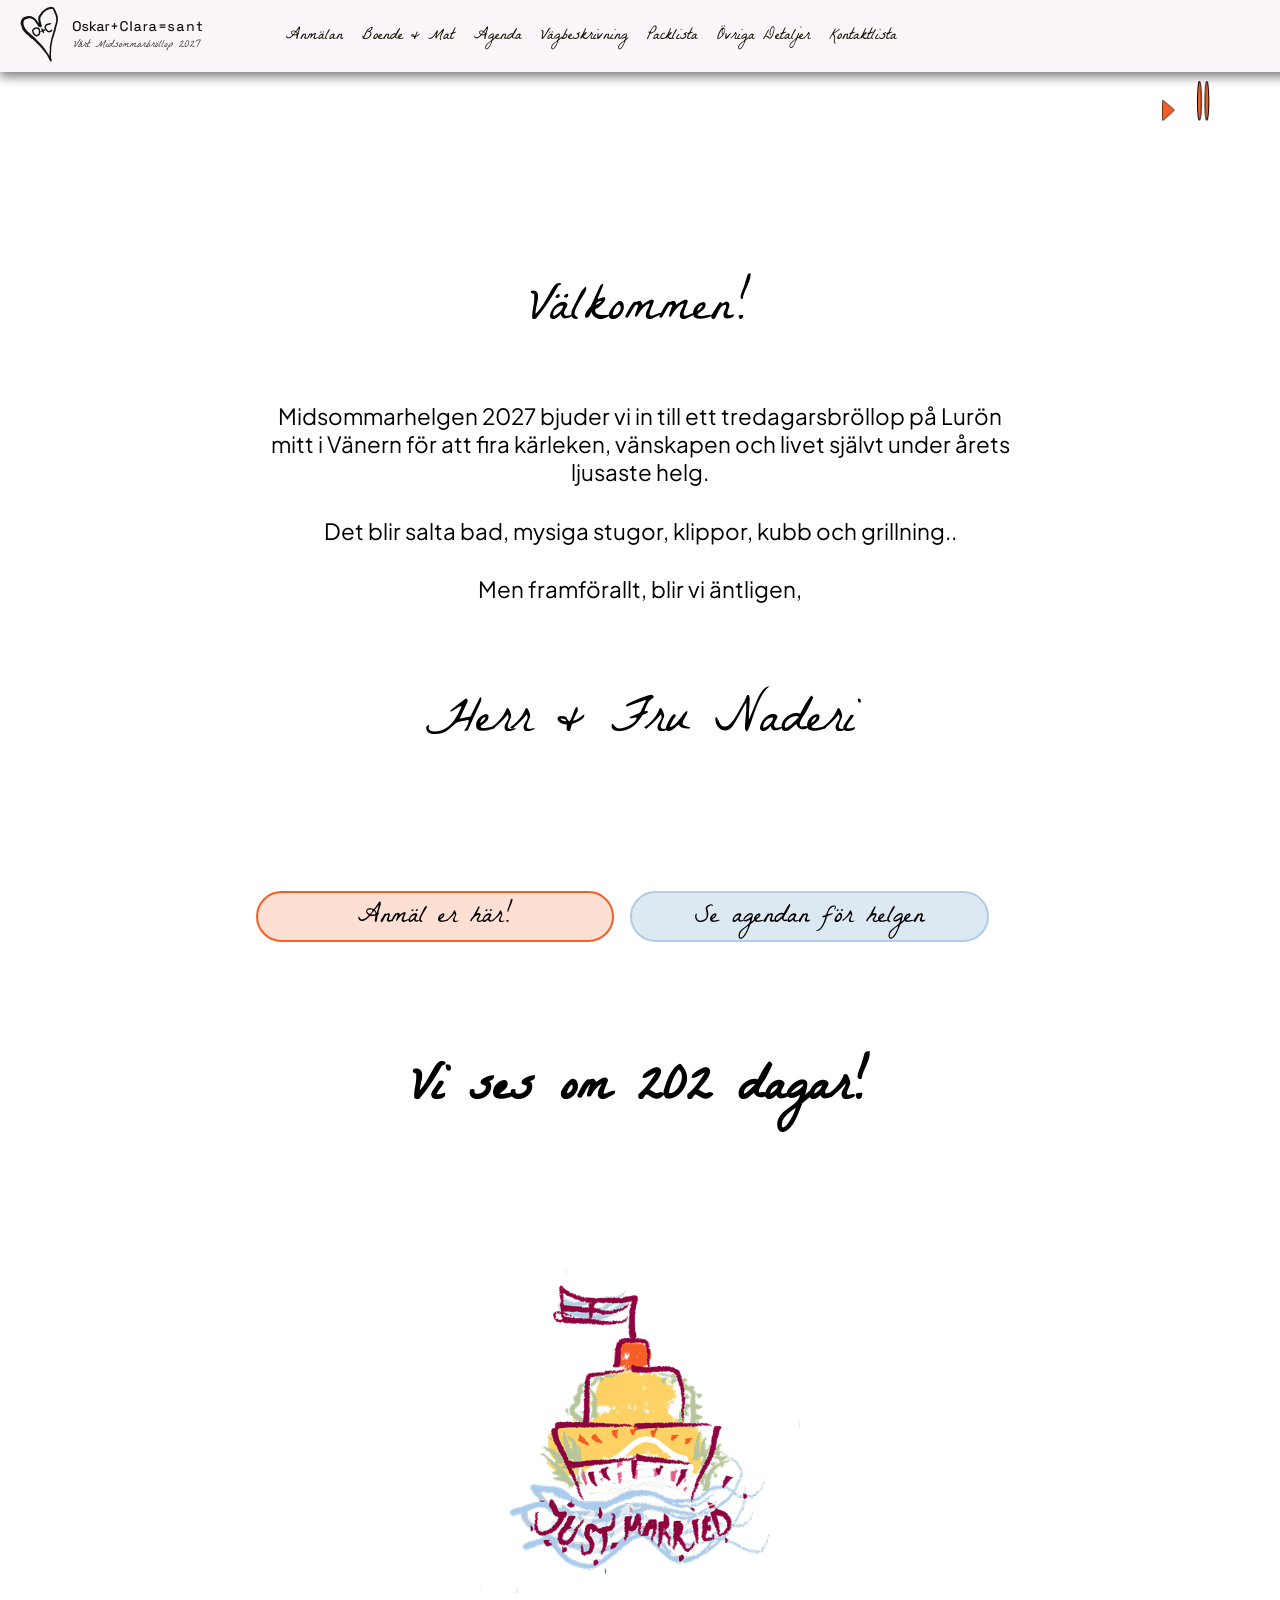
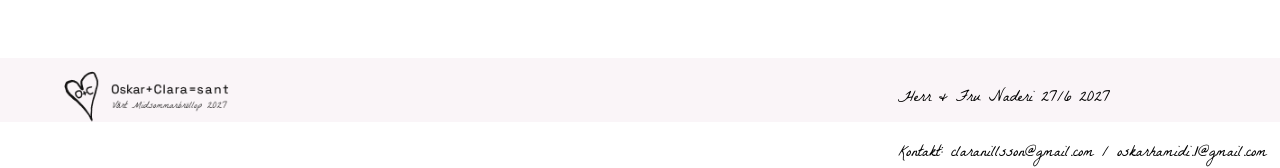
<file: index.html>
<head>
    <title>Start Page</title>

    <script>
        const deviceStyles = document.createElement("link");

        deviceStyles.rel = "stylesheet";

        if (matchMedia("(hover: none) and (pointer: coarse)").matches) {
            deviceStyles.href = "styling/phone/style.css";
        } else {
            deviceStyles.href = "styling/computer/style.css";
        }

        document.head.appendChild(deviceStyles);
    </script>
    <link rel="icon" type="image/png" href="assets/icons/tabicon.png">
    
</head>



<body>
    <header id="computer-header">
            <nav class="menu" id="computer">
                <a class="start" href="index.html"> <img src="assets/icons/footer-icon.png" id="top-icon"></a>
                <a href="register.html">Anmälan</a>
                <a href="accomondations.html">Boende & Mat</a>
                <a href="agenda.html">Agenda</a>
                <a href="directions.html">Vägbeskrivning</a>
                <a href="checklist.html">Packlista</a>
                <a href="details.html">Övriga Detaljer </a>
                <a href="contacts.html">Kontaktlista</a>
            </nav>   
    </header>
    <header id="phone-top-menu">
            <nav class="top-menu">
                <button id="button" onclick="toggleMenu()"><img src="assets/icons/hamburger.png" id="header-image"></button>
                <button id="top-button" onclick="window.location.href='index.html'"><img src="assets/icons/footer-icon.png" id="top-icon"></button>
           
            </nav>
    </header>
    <header id="phone-header">
            
            <nav class="menu collapsed" id="phone">
             
                <a href="register.html">Anmälan</a>
                <a href="accomondations.html">Boende & Mat</a>
                <a href="agenda.html">Agenda</a>
                <a href="directions.html">Vägbeskrivning</a>
                <a href="checklist.html">Packlista</a>
                <a href="details.html">Övriga Detaljer </a>
                <a href="contacts.html">Kontaktlista</a>
             
            </nav>
            
    </header>
    



        <div class="engagement">
             <video id="engagementVid" autoplay muted loop playsinline>
                 <source src="assets/OskarandClara.mp4" type="video/mp4">
                Your browser does not support HTML5 video.
            </video>
            
            <div class="video-controls">
                <button id="pauseBtn">
                    <img src="assets/play.png" alt="Play">
                </button>

                <button id="playBtn">
                    <img src="assets/pause.png" alt="Pause">
                </button>
            </div>
        </div>
        

         
        <div id="index-section-1">
            <h2>Välkommen!</h2>
        </div>
        <div id="index-section-1">
            <p2>
            Midsommarhelgen 2027 bjuder vi in till ett tredagarsbröllop på Lurön mitt i Vänern för att fira kärleken, vänskapen och livet självt under årets ljusaste helg. 
            </p2>
            <p2>   
            Det blir salta bad, mysiga stugor, klippor, kubb och grillning..
            </p2>
            <p2>    
            Men framförallt, blir vi äntligen,
            </p2>
            <h2>
                Herr & Fru Naderi
            </h2>    
           
             
        </div> 
        <div class="section" id="index-buttons">
            <button id="register-button" onclick="window.location.href='register.html'">Anmäl er här!</button>
            <button id="agenda-button" onclick="window.location.href='agenda.html'">Se agendan för helgen</button>
        </div> 
         <div class="conuntdown-div">
            <div id="countdown"></div>
        </div>  
        <div class="section" id="section-sketch1">
            <img id="sketch1" src="assets/icons/dag4.png" alt="Sketch 1">
        </div> 
        <div class="footer" id="index-footer">
            <img src="assets/icons/footer-icon.png" id="footer-icon">
            <div id="container">

                <p>Herr & Fru Naderi 27/6 2027</p>
                <p>Kontakt: claranillsson@gmail.com / oskarhamidi.1@gmail.com</p>
            </div>
    </div>
    <script src="scripts/start.js"></script>
    <script src="scripts/misc.js"></script>
      <script src="scripts/menu.js"></script>

</body>
</file>
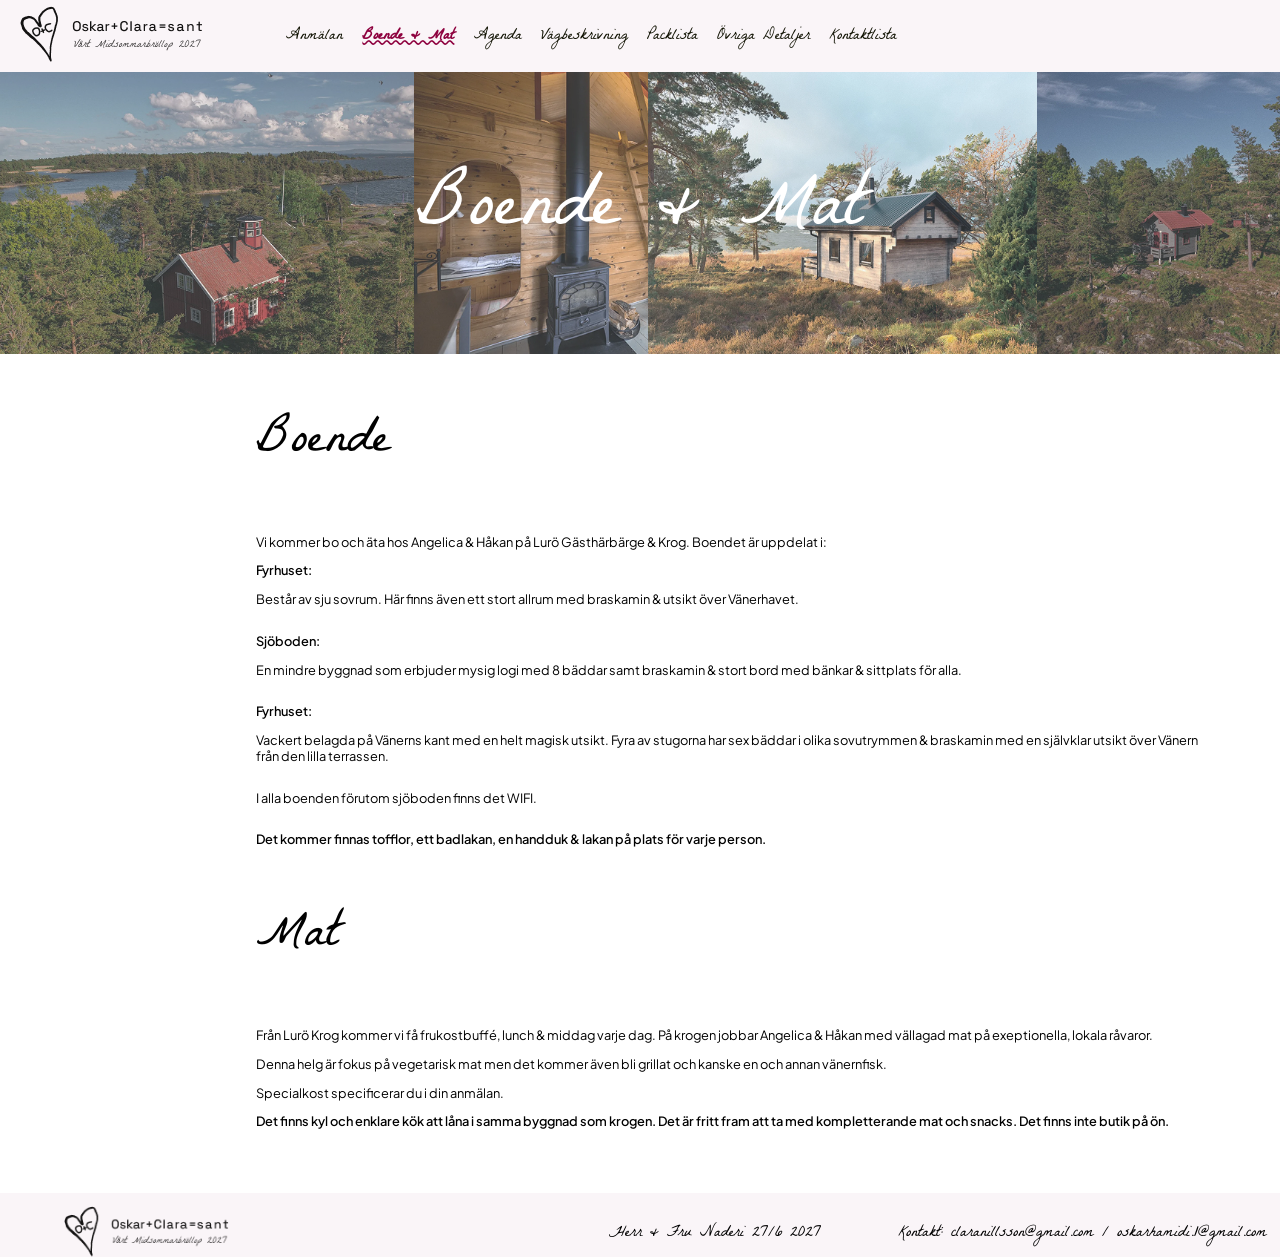
<file: accomondations.html>
<head>
    <title>Boende & Mat</title>

  <script>
        const isPhone = matchMedia("(hover: none) and (pointer: coarse)").matches;

        const stylesheets = isPhone
            ? [
                "styling/phone/style.css",
                "styling/phone/style_accomondations.css"
            ]
            : [
                "styling/computer/style.css",
                "styling/computer/style_accomondations.css"
            ];

        stylesheets.forEach(path => {
            const link = document.createElement("link");
            link.rel = "stylesheet";
            link.href = path;
            document.head.appendChild(link);
        });
    </script>
    <link rel="icon" type="image/png" href="assets/icons/tabicon.png">
    
</head>


<body>


    <header id="computer-menu">
            <nav class="menu" id="computer">
                <a class="start" href="index.html"> <img src="assets/icons/footer-icon.png" id="top-icon"></a>
                <a href="register.html">Anmälan</a>
                <a class="active" href="accomondations.html">Boende & Mat</a>
                <a href="agenda.html">Agenda</a>
                <a href="directions.html">Vägbeskrivning</a>
                <a href="checklist.html">Packlista</a>
                <a href="details.html">Övriga Detaljer </a>
                <a href="contacts.html">Kontaktlista</a>
            </nav>   
    </header>

     <header id="phone-top-menu">
            <nav class="top-menu">
                <button id="button" onclick="toggleMenu()"><img src="assets/icons/hamburger.png" id="header-image"></button>
                <a href="index.html"><img src="assets/icons/footer-icon.png" id="top-icon"></a>
           
            </nav>
    </header>


    <header id="phone-header">
            
            <nav class="menu collapsed" id="phone">
             
                <a href="register.html">Anmälan</a>
                <a class="active" href="accomondations.html">Boende & Mat</a>
                <a href="agenda.html">Agenda</a>
                <a href="directions.html">Vägbeskrivning</a>
                <a href="checklist.html">Packlista</a>
                <a href="details.html">Övriga Detaljer </a>
                <a href="contacts.html">Kontaktlista</a>
             
            </nav>
            
    </header>




    <div class="Header" id="accomondations-header">
        <h3>Boende & Mat</h3>
    </div>
  
            <div class="section" id="boende-section"> 
                <h2>Boende</h2>
                
                <p>Vi kommer bo och äta hos Angelica & Håkan på Lurö Gästhärbärge & Krog. Boendet är uppdelat i: </p>
                <div class="subsection">
                    <p id="p-title">Fyrhuset:</p>
                    <p id="p-last">Består av sju sovrum. Här finns även ett stort allrum med braskamin & utsikt över Vänerhavet. </p>
                </div>
                 <div class="subsection">
                    <p id="p-title">Sjöboden:</p>
                    <p id="p-last">En mindre byggnad som erbjuder mysig logi med 8 bäddar samt braskamin & stort bord med bänkar & sittplats för alla. </p>
                </div>
                <div class="subsection">
                    <p id="p-title">Fyrhuset:</p>
                    <p id="p-last">Vackert belagda på Vänerns kant med en helt magisk utsikt.
                    Fyra av stugorna har sex bäddar i olika sovutrymmen & braskamin med en självklar utsikt över Vänern från den lilla terrassen.  </p>
                </div>
                <p id="p-last">I alla boenden förutom sjöboden finns det WIFI.</p>
                <p id="p-title">Det kommer finnas tofflor, ett badlakan, en handduk & lakan på plats för varje person.</p>
            </div>
       
            
            <div class="section" id="mat-section">
                <h2>Mat</h2>
                
                <p>Från Lurö Krog kommer vi få frukostbuffé, lunch & middag varje dag. På krogen jobbar Angelica & Håkan med vällagad mat på exeptionella, lokala råvaror. </p>
              
                <p>Denna helg är fokus på vegetarisk mat men det kommer även bli grillat och kanske en och annan vänernfisk. </p>
                <p>Specialkost specificerar du i din anmälan.</p>
                <p id="p-title">
                Det finns kyl och enklare kök att låna i samma byggnad som krogen. Det är fritt fram att ta med kompletterande mat och snacks. Det finns inte butik på ön. </p>
            </div>
    
              <div class="footer" id="accomondations-footer">
            <img src="assets/icons/footer-icon.png" id="footer-icon">
        <p>Herr & Fru Naderi 27/6 2027</p>
        <p>Kontakt: claranillsson@gmail.com / oskarhamidi.1@gmail.com</p>
         </div>

    <script src="scripts/flipper.js"></script>
    
    <script src="scripts/misc.js"></script>
    <script src="scripts/menu.js"></script>

</body>
</file>
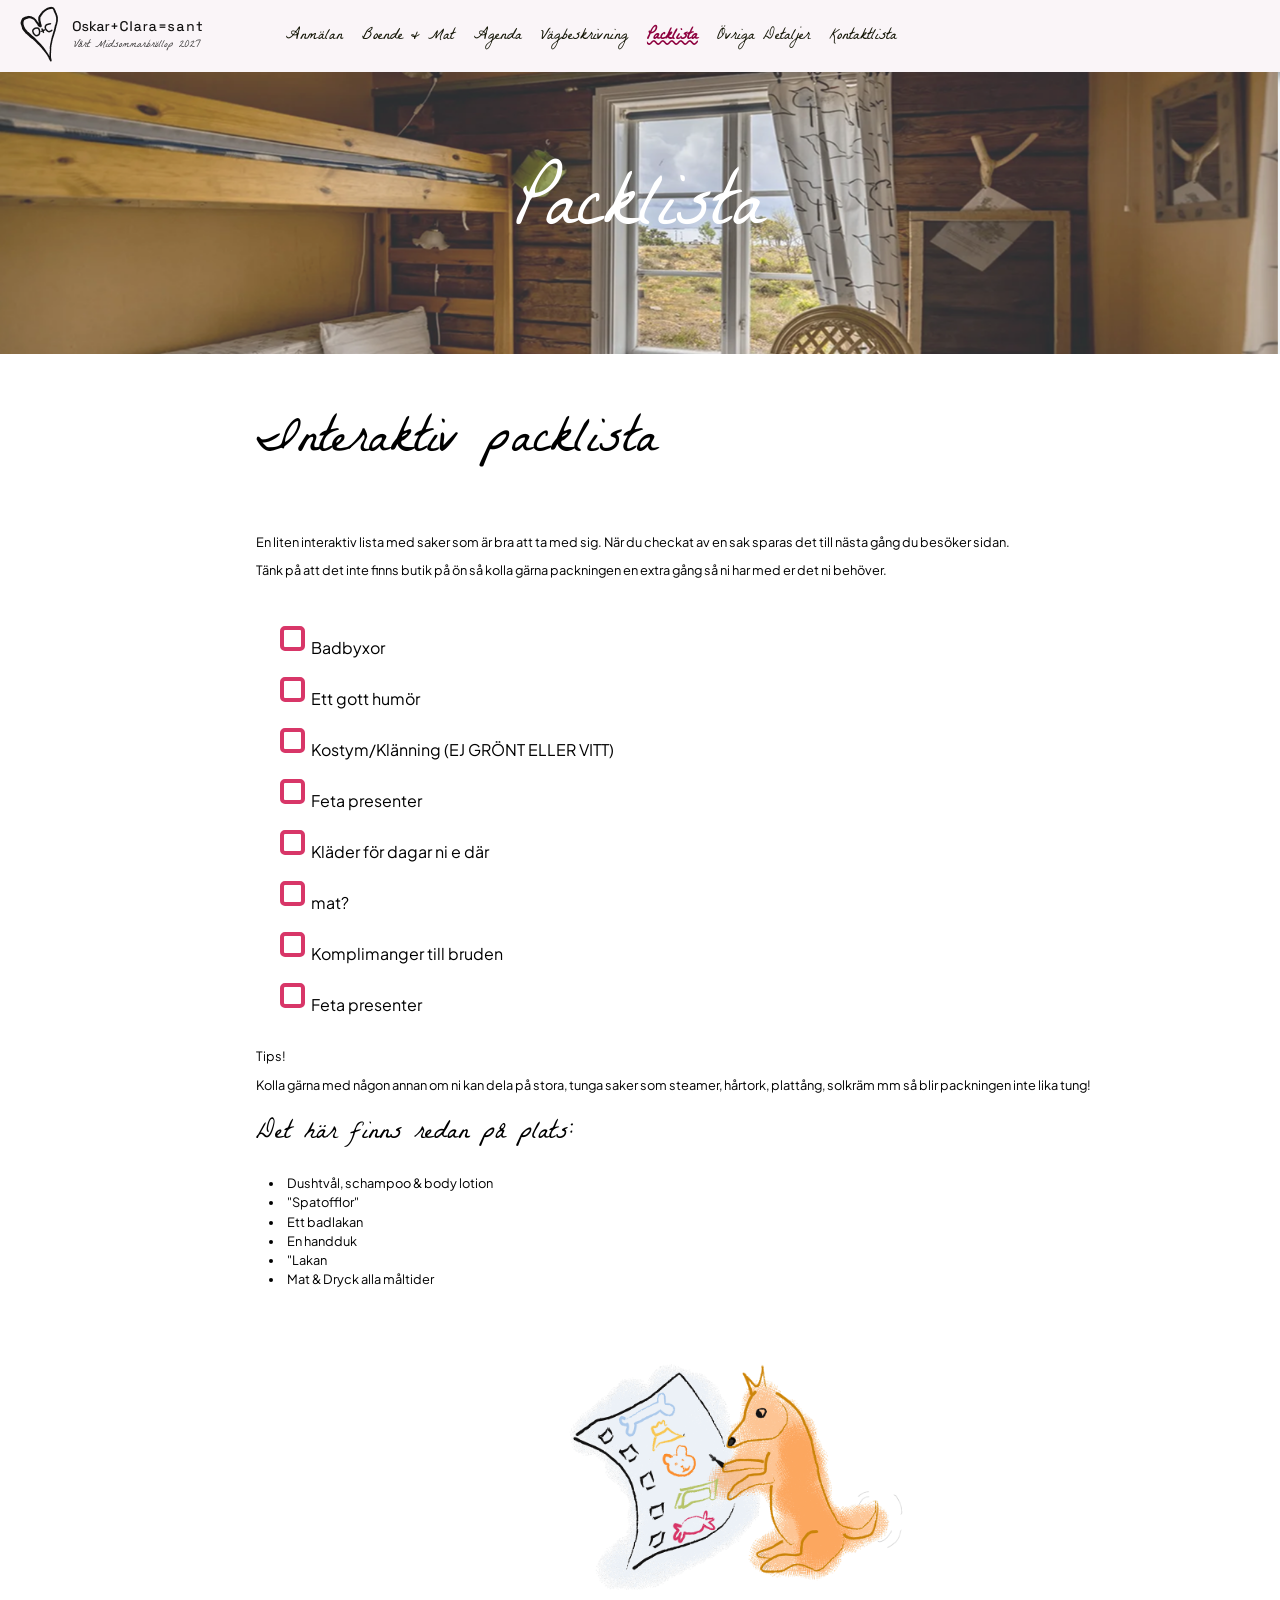
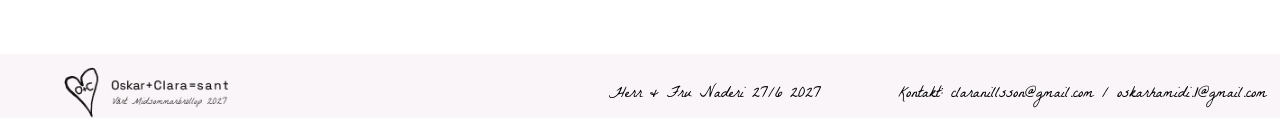
<file: checklist.html>
<head>
    <title>Checklist</title>

  <script>
        const isPhone = matchMedia("(hover: none) and (pointer: coarse)").matches;

        const stylesheets = isPhone
            ? [
                "styling/phone/style.css",
                "styling/phone/style_checklist.css"
            ]
            : [
                "styling/computer/style.css",
                "styling/computer/style_checklist.css"
            ];

        stylesheets.forEach(path => {
            const link = document.createElement("link");
            link.rel = "stylesheet";
            link.href = path;
            document.head.appendChild(link);
        });
    </script>
    <link rel="icon" type="image/png" href="assets/icons/tabicon.png">
    
</head>

<body>

         <header id="computer-menu">
            <nav class="menu" id="computer">
          <a class="start" href="index.html"> <img src="assets/icons/footer-icon.png" id="top-icon"></a>
                <a href="register.html">Anmälan</a>
                <a href="accomondations.html">Boende & Mat</a>
                <a href="agenda.html">Agenda</a>
                <a href="directions.html">Vägbeskrivning</a>
                <a class="active" href="checklist.html">Packlista</a>
                <a href="details.html">Övriga Detaljer </a>
                <a href="contacts.html">Kontaktlista</a>
            </nav>   
    </header>

     <header id="phone-top-menu">
            <nav class="top-menu">
                <button id="button" onclick="toggleMenu()"><img src="assets/icons/hamburger.png" id="header-image"></button>
                <a href="index.html"><img src="assets/icons/footer-icon.png" id="top-icon"></a>
           
            </nav>
    </header>


    <header id="phone-header">
            
            <nav class="menu collapsed" id="phone">
             
                <a href="register.html">Anmälan</a>
                <a href="accomondations.html">Boende & Mat</a>
                <a href="agenda.html">Agenda</a>
                <a href="directions.html">Vägbeskrivning</a>
                <a class="active" href="checklist.html">Packlista</a>
                <a href="details.html">Övriga Detaljer </a>
                <a href="contacts.html">Kontaktlista</a>
             
            </nav>
            
    </header>

     <div class="Header" id="header-checklist">
        <h3>Packlista</h3>
    </div>
     <div class="section">
          <h2>Interaktiv packlista</h2>
          <p>
               En liten interaktiv lista med saker som är bra att ta med sig. När du checkat av en sak sparas det till nästa gång du besöker sidan. 
          </p>
          <p>Tänk på att det inte finns butik på ön så kolla gärna packningen en extra gång så ni har med er det ni behöver.</p>     
        
     </div>


     <div class="section">
               <div class = "checklist">
               
                    <div>
                         <input type="checkbox" id="task1">
                         <label for="task1">Badbyxor</label>
                    </div>
                    <div>
                         <input type="checkbox" id="task2">
                         <label for="task2">Ett gott humör</label>
                    </div>
                    <div>
                         <input type="checkbox" id="task3">
                         <label for="task3">Kostym/Klänning (EJ GRÖNT ELLER VITT)</label>
                    </div>
                    <div>
                         <input type="checkbox" id="task4">
                         <label for="task4">Feta presenter</label>
                    </div>
                    <div>
                         <input type="checkbox" id="task5">
                         <label for="task1">Kläder för dagar ni e där</label>
                    </div>
                    <div>
                         <input type="checkbox" id="task6">
                         <label for="task2">mat?</label>
                    </div>
                    <div>
                         <input type="checkbox" id="task7">
                         <label for="task3">Komplimanger till bruden</label>
                    </div>
                    <div>
                         <input type="checkbox" id="task8">
                         <label for="task4">Feta presenter</label>
                    </div>
               </div>
         
     </div>
     <div class="section">
          <p>Tips!</p>
          <p>Kolla gärna med någon annan om ni kan dela på stora, tunga saker som steamer, hårtork, plattång, solkräm mm så blir packningen inte lika tung!</p>
     </div>
     <div class="section">
          <h1 id="checklist-h1">Det här finns redan på plats:</h1>
          <u1>
               <li>Dushtvål, schampoo & body lotion</li>
               <li>"Spatofflor"</li>
               <li>Ett badlakan</li>
               <li>En handduk</li>
               <li>"Lakan</li>
               <li>Mat & Dryck alla måltider</li>
          </u1>


     </div>

     <div class="section" id="checklist-image-section">
               <img id="checklist-image" src="assets/ringoboyjohnson.png" alt="Checklist">
     </div>   
     <div class="footer" id="checklist-footer">
            <img src="assets/icons/footer-icon.png" id="footer-icon">
        <p>Herr & Fru Naderi 27/6 2027</p>
        <p>Kontakt: claranillsson@gmail.com / oskarhamidi.1@gmail.com</p>
    </div>

   <script src="scripts/checklist.js"></script>
   <script src="scripts/misc.js"></script>
   <script src="scripts/menu.js"></script>

</body>
</file>
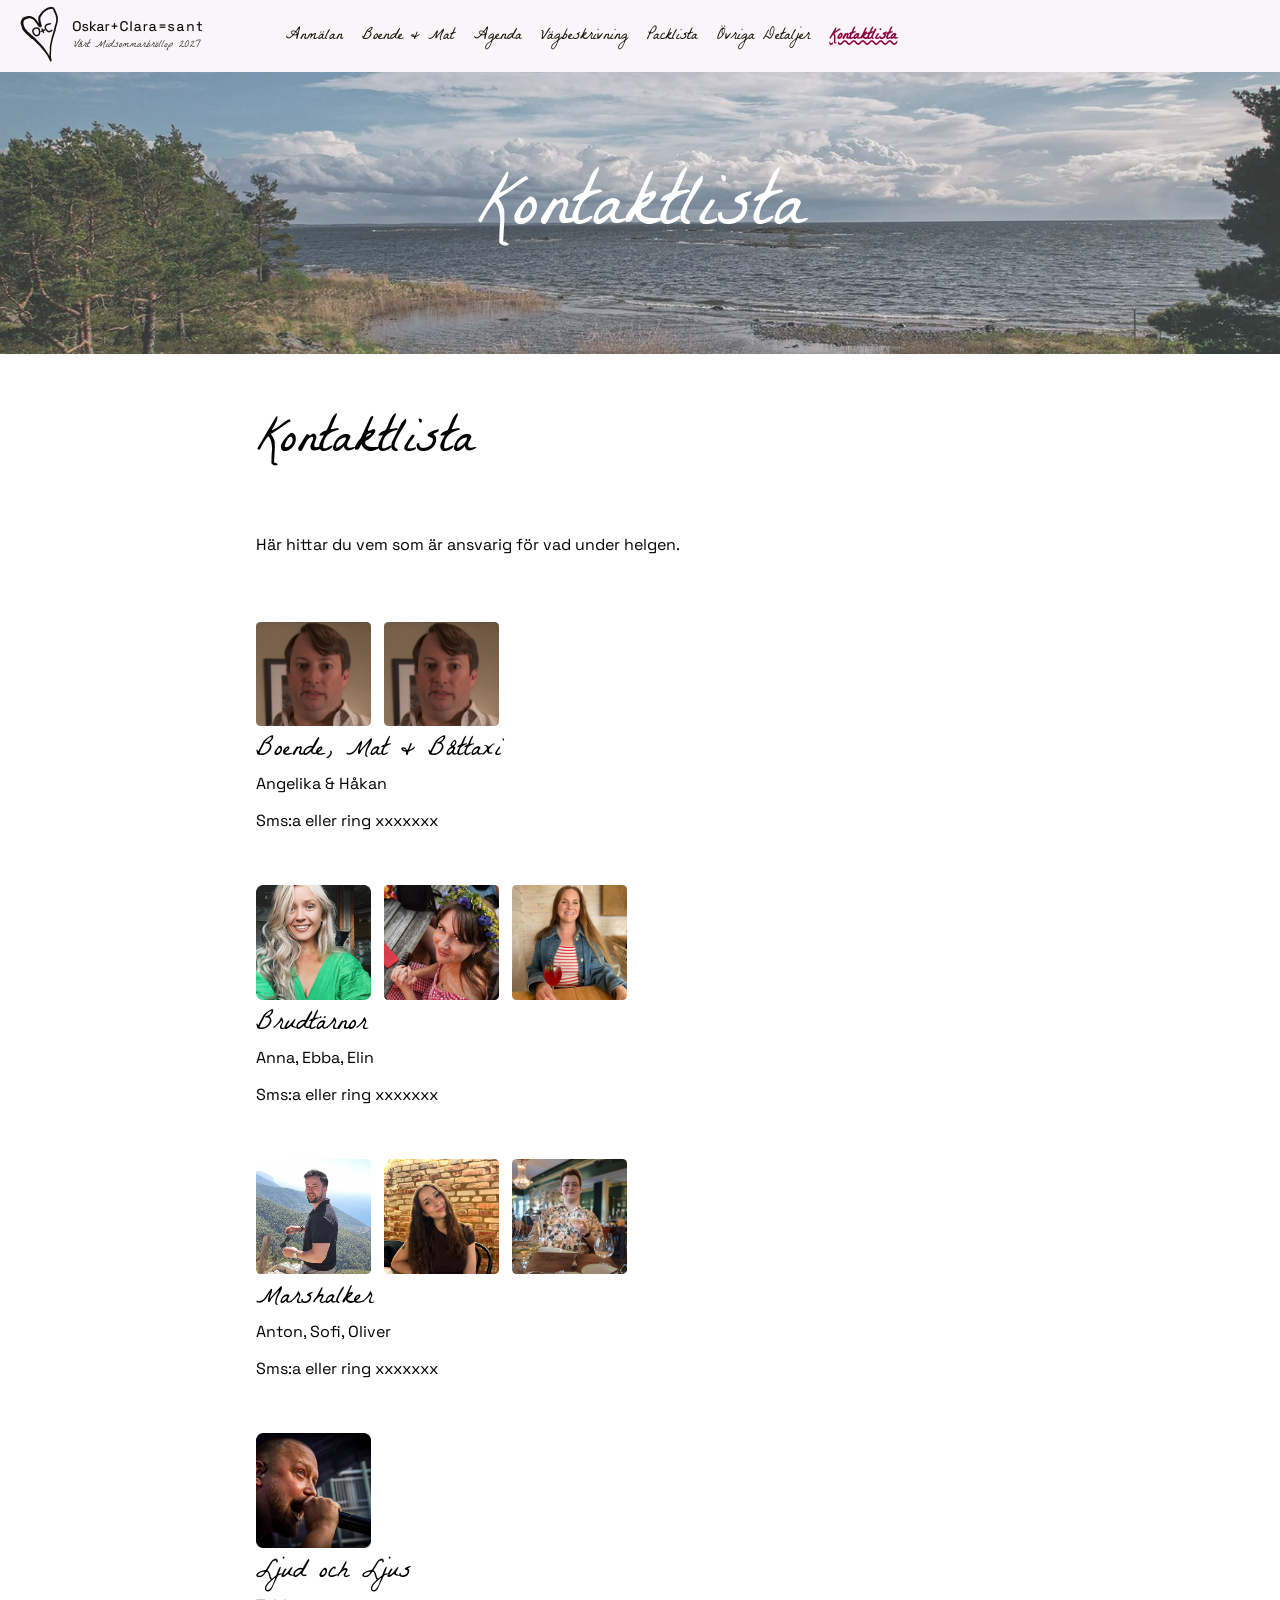
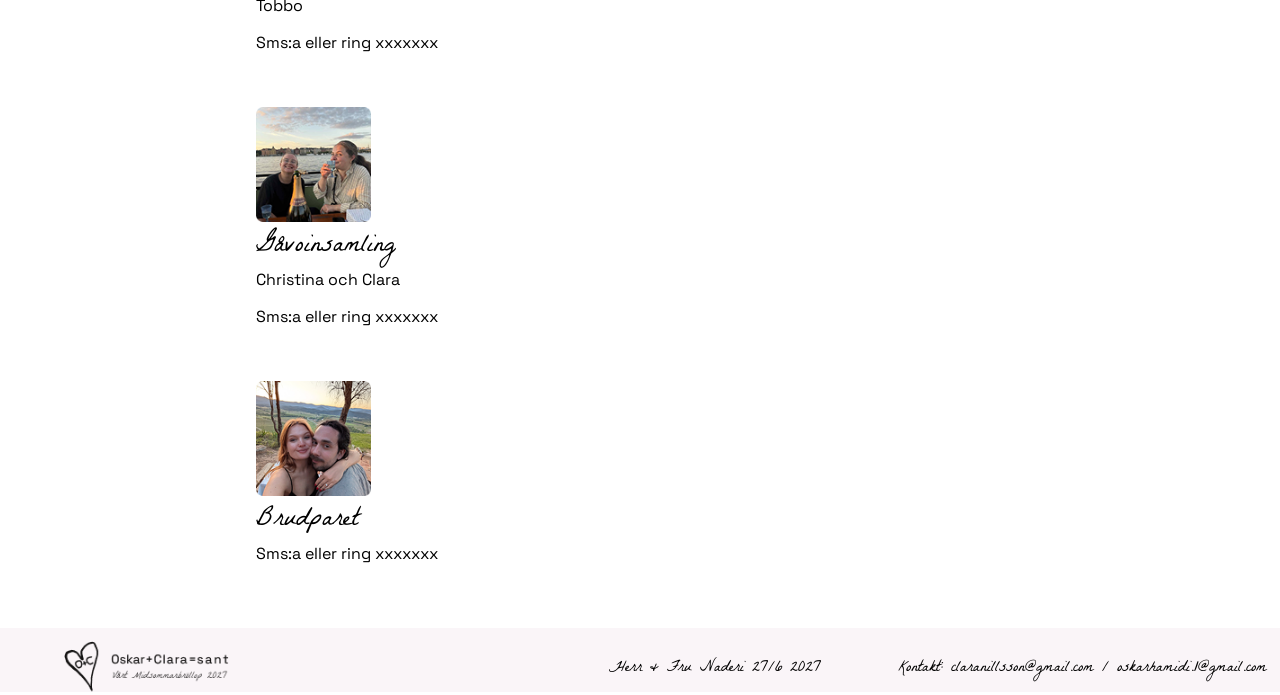
<file: contacts.html>
<head>
    <title>Kontaktlista</title>

  <script>
        const isPhone = matchMedia("(hover: none) and (pointer: coarse)").matches;

        const stylesheets = isPhone
            ? [
                "styling/phone/style.css",
                "styling/phone/style_contacts.css"
            ]
            : [
                "styling/computer/style.css",
                "styling/computer/style_contacts.css"
            ];

        stylesheets.forEach(path => {
            const link = document.createElement("link");
            link.rel = "stylesheet";
            link.href = path;
            document.head.appendChild(link);
        });
    </script>
    <link rel="icon" type="image/png" href="assets/icons/tabicon.png">
    
</head>



<body>

    <header id="computer-menu">
            <nav class="menu" id="computer">
          <a class="start" href="index.html"> <img src="assets/icons/footer-icon.png" id="top-icon"></a>
                  
                <a href="register.html">Anmälan</a>
                <a href="accomondations.html">Boende & Mat</a>
                <a href="agenda.html">Agenda</a>
                <a href="directions.html">Vägbeskrivning</a>
                <a href="checklist.html">Packlista</a>
                <a href="details.html">Övriga Detaljer </a>
                <a class="active" href="contacts.html">Kontaktlista</a>
            </nav>   
    </header>

     <header id="phone-top-menu">
            <nav class="top-menu">
                <button id="button" onclick="toggleMenu()"><img src="assets/icons/hamburger.png" id="header-image"></button>
                <a href="index.html"><img src="assets/icons/footer-icon.png" id="top-icon"></a>
           
            </nav>
    </header>


    <header id="phone-header">
            
            <nav class="menu collapsed" id="phone">
             
                <a href="register.html">Anmälan</a>
                <a href="accomondations.html">Boende & Mat</a>
                <a href="agenda.html">Agenda</a>
                <a href="directions.html">Vägbeskrivning</a>
                <a href="checklist.html">Packlista</a>
                <a href="details.html">Övriga Detaljer </a>
                <a class="active" href="contacts.html">Kontaktlista</a>
             
            </nav>
            
    </header>










    <div class="header" id="header-contacts">
        <h3>Kontaktlista</h3>
    </div>


        <div class="contacts-intro">
             <h2>Kontaktlista</h2>
            <p>
                Här hittar du vem som är ansvarig för vad under helgen.
            </p>
        </div>

  
            <div class="contacts">
                <div class="contact">
                    <img src="assets/contact1.png" alt="bild1" >
                    <img src="assets/contact1.png" alt="bild1" >
            </div>
                    <h5>Boende, Mat & Båttaxi</h4>
                    <p id="p-contacts">Angelika & Håkan </p>
                    <p id="p-contacts">Sms:a eller ring xxxxxxx</p>
            </div>
    

    
         
        
            <div class="contacts">
                <div class="contact">
                    <img src="assets/portaits/AnnaH.png" alt="bild1" >
                    <img src="assets/portaits/Ebba.jpg" alt="bild1" >
                    <img src="assets/portaits/Elin.jpg" alt="bild1" >
            </div>
                    <h5>Brudtärnor</h5>
                    <p id="p-contacts">Anna, Ebba, Elin</p>
                    <p id="p-contacts">Sms:a eller ring xxxxxxx</p>
            </div>
       

      

            <div class="contacts">
                <div class="contact">
                    <img src="assets/portaits/Anton.jpg" alt="bild1" >
                    <img src="assets/portaits/Sofi.jpg" alt="bild1" >
                    <img src="assets/portaits/Oliver.jpg" alt="bild1" >
                </div>
                    <h5>Marshalker</h5>
                    <p id="p-contacts">Anton, Sofi, Oliver</p>
                    <p id="p-contacts">Sms:a eller ring xxxxxxx</p>
                </div>
         
            
   
            <div class="contacts">
                <div class="contact">
                    <img src="assets/portaits/Tobbo.png" alt="bild1" >
            
                </div>
                <h5>Ljud och Ljus</h5>
                <p id="p-contacts">Tobbo</p>
                <p id="p-contacts">Sms:a eller ring xxxxxxx</p>
            </div>
    
            

    

            <div class="contacts">
            <div class="contact">
                <img src="assets/portaits/CK.png" alt="bild1" >
          
            </div>
                <h5>Gåvoinsamling</h5>
                <p id="p-contacts">Christina och Clara</p>
                <p id="p-contacts">Sms:a eller ring xxxxxxx</p>
        </div>
       
            
     
              <div class="contacts">
            <div class="contact">
                <img src="assets/portaits/ClaraOskar.png" alt="bild1" >
              
            </div>
                <h5>Brudparet</h5>
                <p id="p-contacts"></p>
                <p id="p-contacts">Sms:a eller ring xxxxxxx</p>
        </div>
    
  


        <div class="footer" id="details-footer">
            <img src="assets/icons/footer-icon.png" id="footer-icon">
        <p>Herr & Fru Naderi 27/6 2027</p>
        <p>Kontakt: claranillsson@gmail.com / oskarhamidi.1@gmail.com</p>
    </div>    





    <script src="scripts/misc.js"></script>
    <script src="scripts/menu.js"></script>

</body>
</file>
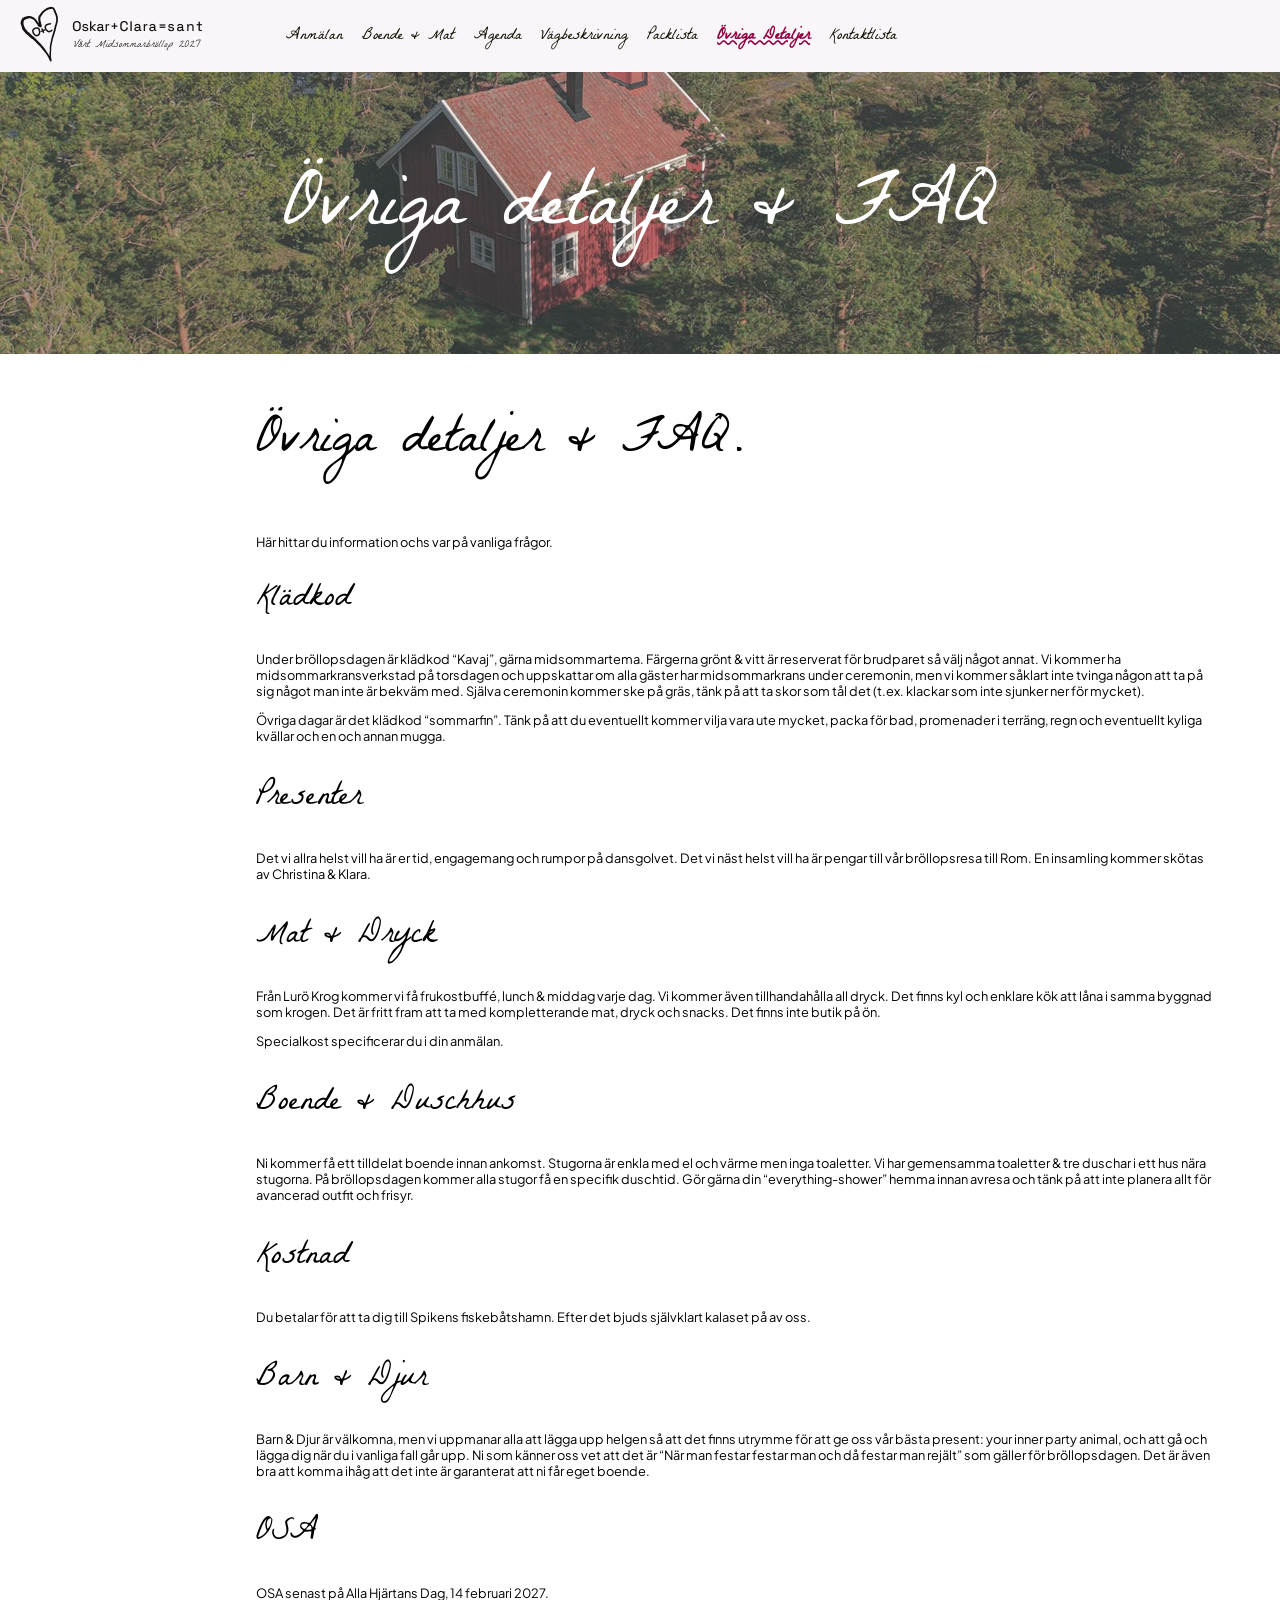
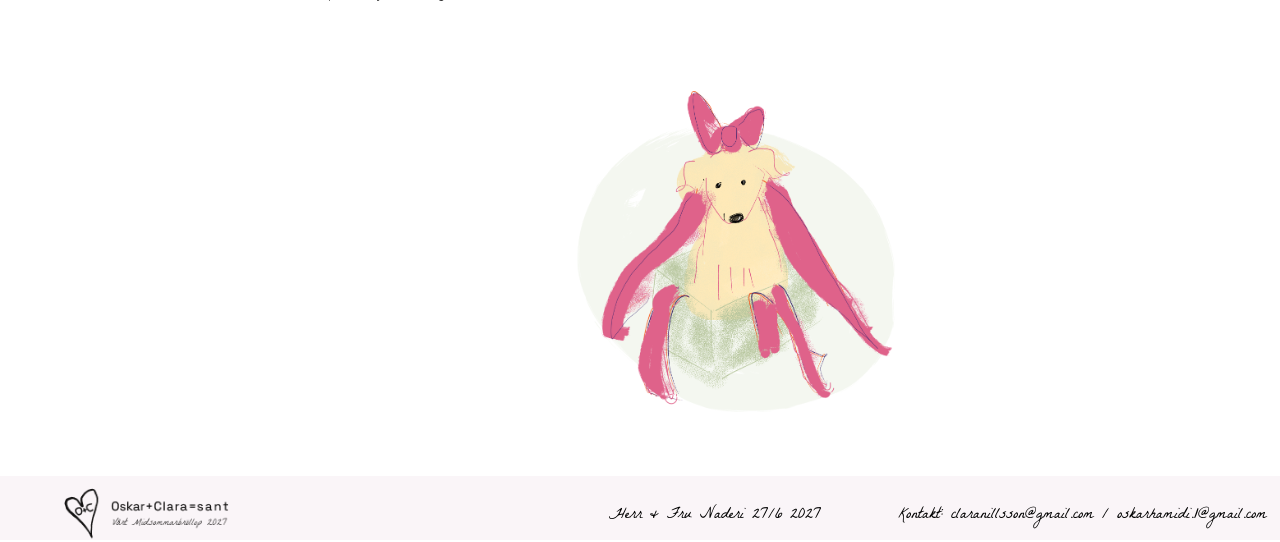
<file: details.html>
<head>
    <title>Övriga Detaljer</title>

  <script>
        const isPhone = matchMedia("(hover: none) and (pointer: coarse)").matches;

        const stylesheets = isPhone
            ? [
                "styling/phone/style.css",
                "styling/phone/style_details.css"
            ]
            : [
                "styling/computer/style.css",
                "styling/computer/style_details.css"
            ];

        stylesheets.forEach(path => {
            const link = document.createElement("link");
            link.rel = "stylesheet";
            link.href = path;
            document.head.appendChild(link);
        });
    </script>
    <link rel="icon" type="image/png" href="assets/icons/tabicon.png">
    
</head>


<body>


    <header id="computer-menu">
            <nav class="menu" id="computer">
              <a class="start" href="index.html"> <img src="assets/icons/footer-icon.png" id="top-icon"></a>
                <a href="register.html">Anmälan</a>
                <a href="accomondations.html">Boende & Mat</a>
                <a href="agenda.html">Agenda</a>
                <a href="directions.html">Vägbeskrivning</a>
                <a href="checklist.html">Packlista</a>
                <a class="active" href="details.html">Övriga Detaljer </a>
                <a href="contacts.html">Kontaktlista</a>
            </nav>   
    </header>

     <header id="phone-top-menu">
            <nav class="top-menu">
                <button id="button" onclick="toggleMenu()"><img src="assets/icons/hamburger.png" id="header-image"></button>
                <a href="index.html"><img src="assets/icons/footer-icon.png" id="top-icon"></a>
           
            </nav>
    </header>


    <header id="phone-header">
            
            <nav class="menu collapsed" id="phone">
             
                <a href="register.html">Anmälan</a>
                <a href="accomondations.html">Boende & Mat</a>
                <a href="agenda.html">Agenda</a>
                <a href="directions.html">Vägbeskrivning</a>
                <a href="checklist.html">Packlista</a>
                <a class="active" href="details.html">Övriga Detaljer </a>
                <a href="contacts.html">Kontaktlista</a>
             
            </nav>
            
    </header>




    <div class="Header" id="header-details">
        <h3>Övriga detaljer & FAQ</h3>
    </div>
    <div class="section"><h2>Övriga detaljer & FAQ.</h2></div>
    <div class="section"><p>Här hittar du information ochs var på vanliga frågor.</p></div>
    <div class="section">
        <h1>Klädkod</h1>
        <p>Under bröllopsdagen är klädkod “Kavaj”, gärna midsommartema. Färgerna grönt & vitt är reserverat för brudparet så välj något annat. Vi kommer ha 
        midsommarkransverkstad på torsdagen och uppskattar om alla gäster har midsommarkrans under ceremonin, men vi kommer såklart inte tvinga någon att ta på sig 
        något man inte är bekväm med. Själva ceremonin kommer ske på gräs, tänk på att ta skor som tål det (t.ex. klackar som inte sjunker ner för mycket). </p>
        <p id="p-last">Övriga dagar är det klädkod “sommarfin”. Tänk på att du eventuellt kommer vilja vara ute mycket, packa för bad, promenader i terräng, regn och eventuellt kyliga kvällar och en och annan mugga.</p>
    </div>
    <div class="section">
        <h1>Presenter</h1>
        <p id="p-last">Det vi allra helst vill ha är er tid, engagemang och rumpor på dansgolvet. Det vi näst helst vill ha är pengar till vår bröllopsresa till Rom. En insamling kommer skötas av Christina & Klara.</p>
    </div>
      <div class="section">
        <h1>Mat & Dryck</h1>
        <p>Från Lurö Krog kommer vi få frukostbuffé, lunch & middag varje dag. Vi kommer även tillhandahålla all dryck. Det finns kyl och enklare kök att låna i samma byggnad som krogen. Det är fritt fram att ta med kompletterande mat, dryck och snacks. Det finns inte butik på ön. 
        </p>
        <p id="p-last">
        Specialkost specificerar du i din anmälan. </p>
    </div>
      <div class="section">
        <h1>Boende & Duschhus</h1>
        <p id="p-last">Ni kommer få ett tilldelat boende innan ankomst. Stugorna är enkla med el och värme men inga toaletter. Vi har gemensamma toaletter & tre duschar i ett hus nära stugorna. På bröllopsdagen kommer alla stugor få en specifik duschtid. Gör gärna din “everything-shower” hemma innan avresa och tänk på att inte planera allt för avancerad outfit och frisyr.</p>
    </div>
      <div class="section">
        <h1>Kostnad</h1>
        <p id="p-last">Du betalar för att ta dig till Spikens fiskebåtshamn. Efter det bjuds självklart kalaset på av oss.</p>
    </div>
      <div class="section">
        <h1>Barn & Djur</h1>
        <p id="p-last">Barn & Djur är välkomna, men vi uppmanar alla att lägga upp helgen så att det finns utrymme för att ge oss vår bästa present: your inner party animal, och att gå och lägga dig när du i vanliga fall går upp. Ni som känner oss vet att det är “När man festar festar man och då festar man rejält” som gäller för bröllopsdagen. Det är även bra att komma ihåg att det inte är garanterat att ni får eget boende. </p>
    </div>
      <div class="section">
        <h1>OSA</h1>
        <p>OSA senast på Alla Hjärtans Dag, 14 februari 2027.</p>
    </div>
         <div class="section" id="details-image-section">
               <img id="details-image" src="assets/laylatheprincess.png" alt="Checklist">
     </div>   
     <div class="footer" id="details-footer">
            <img src="assets/icons/footer-icon.png" id="footer-icon">
        <p>Herr & Fru Naderi 27/6 2027</p>
        <p>Kontakt: claranillsson@gmail.com / oskarhamidi.1@gmail.com</p>
    </div>

    <script src="scripts/misc.js"></script>
    <script src="scripts/menu.js"></script>

</body>
</file>
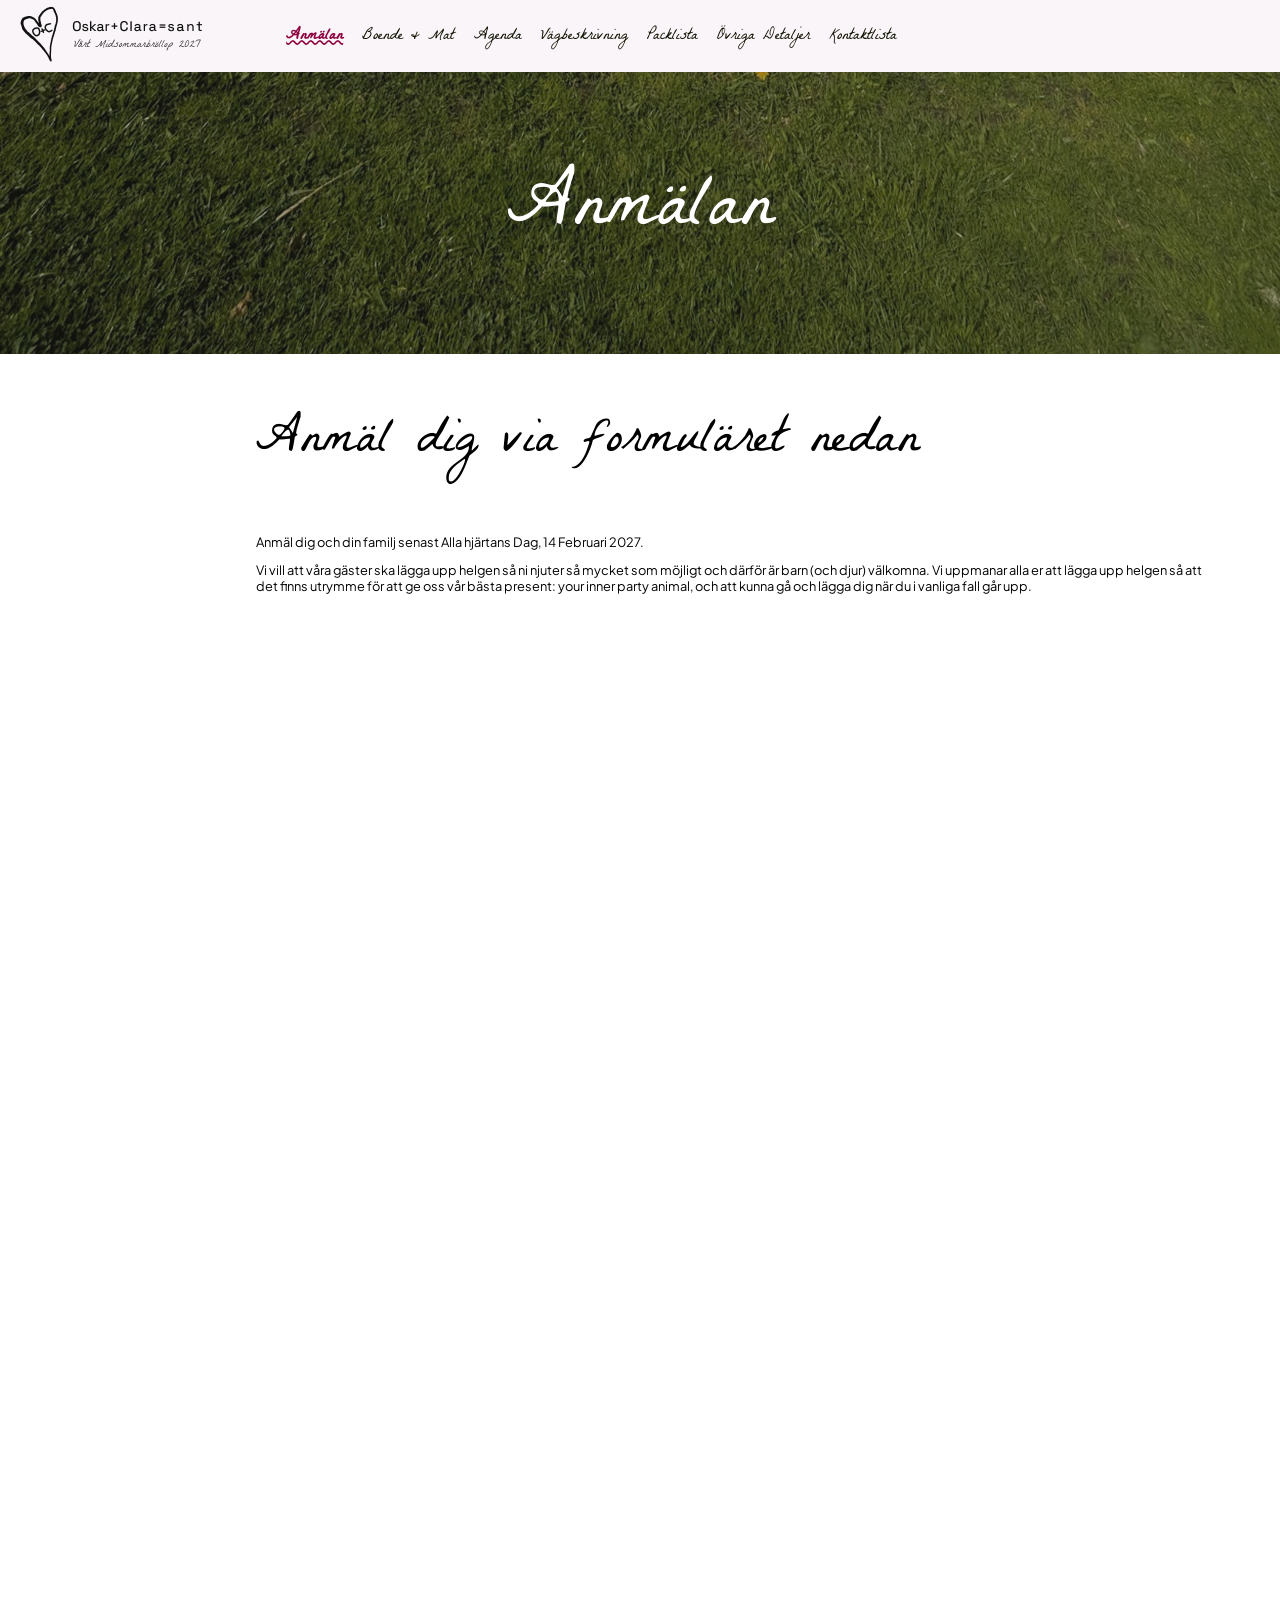
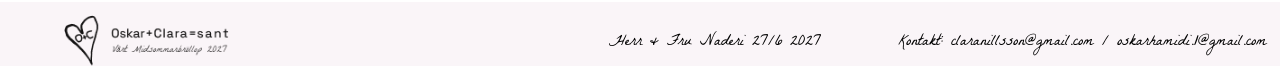
<file: register.html>
<head>
    <title>Anmälan</title>
    
  <script>
        const isPhone = matchMedia("(hover: none) and (pointer: coarse)").matches;

        const stylesheets = isPhone
            ? [
                "styling/phone/style.css",
                "styling/phone/style_register.css"
            ]
            : [
                "styling/computer/style.css",
                "styling/computer/style_register.css"
            ];

        stylesheets.forEach(path => {
            const link = document.createElement("link");
            link.rel = "stylesheet";
            link.href = path;
            document.head.appendChild(link);
        });
    </script>
    <link rel="icon" type="image/png" href="assets/icons/tabicon.png">
    
</head>



<body>
    <header id="computer-header">
            <nav class="menu" id="computer">
                
                <a class="start" href="index.html"> <img src="assets/icons/footer-icon.png" id="top-icon"></a>
                <a class="active" href="register.html">Anmälan</a>
                <a href="accomondations.html">Boende & Mat</a>
                <a href="agenda.html">Agenda</a>
                <a href="directions.html">Vägbeskrivning</a>
                <a href="checklist.html">Packlista</a>
                <a href="details.html">Övriga Detaljer </a>
                <a href="contacts.html">Kontaktlista</a>
            </nav>   
    </header>
        <header id="phone-top-menu">
            <nav class="top-menu">
                <button id="button" onclick="toggleMenu()"><img src="assets/icons/hamburger.png" id="header-image"></button>
                <a href="index.html"><img src="assets/icons/footer-icon.png" id="top-icon"></a>
           
            </nav>
    </header>
    <header id="phone-header">
            
            <nav class="menu collapsed" id="phone">
             
                <a class="active" href="register.html">Anmälan</a>
                <a href="accomondations.html">Boende & Mat</a>
                <a href="agenda.html">Agenda</a>
                <a href="directions.html">Vägbeskrivning</a>
                <a href="checklist.html">Packlista</a>
                <a href="details.html">Övriga Detaljer </a>
                <a href="contacts.html">Kontaktlista</a>
             
            </nav>
            
    </header>









        <div class="Header" id="header-register">
        <h3>Anmälan</h3>
        </div>

        <div class="section">
            <h2 id="intro-h2">
               Anmäl dig via formuläret nedan 
            </h2>
            <p>
                Anmäl dig och din familj senast Alla hjärtans Dag, 14 Februari 2027. 
            </p>  
            <p id="p-last">   
               Vi vill att våra gäster ska lägga upp helgen så ni njuter så mycket 
                som möjligt och därför är barn (och djur) välkomna. Vi uppmanar alla er att lägga upp helgen så att det finns utrymme för att ge oss vår bästa present: your inner party animal, och att kunna gå och lägga dig när du i vanliga fall går upp.  
            </p>
                <iframe src="https://docs.google.com/forms/d/e/1FAIpQLSfB6PPgg0KaXeMiBzybRxKVhGENXl_a2CiI2zpdkt-9W_vyLQ/viewform?embedded=true"
                id="form"
                frameborder="0" 
                marginheight="0" 
                marginwidth="0">Läser in …</iframe>
        </div>
  
          <div class="footer" id="register-footer">
            <img src="assets/icons/footer-icon.png" id="footer-icon">
        <p>Herr & Fru Naderi 27/6 2027</p>
        <p>Kontakt: claranillsson@gmail.com / oskarhamidi.1@gmail.com</p>
        </div>

    
   <script src="scripts/misc.js"></script>
   <script src="scripts/menu.js"></script>

</body>
</file>
